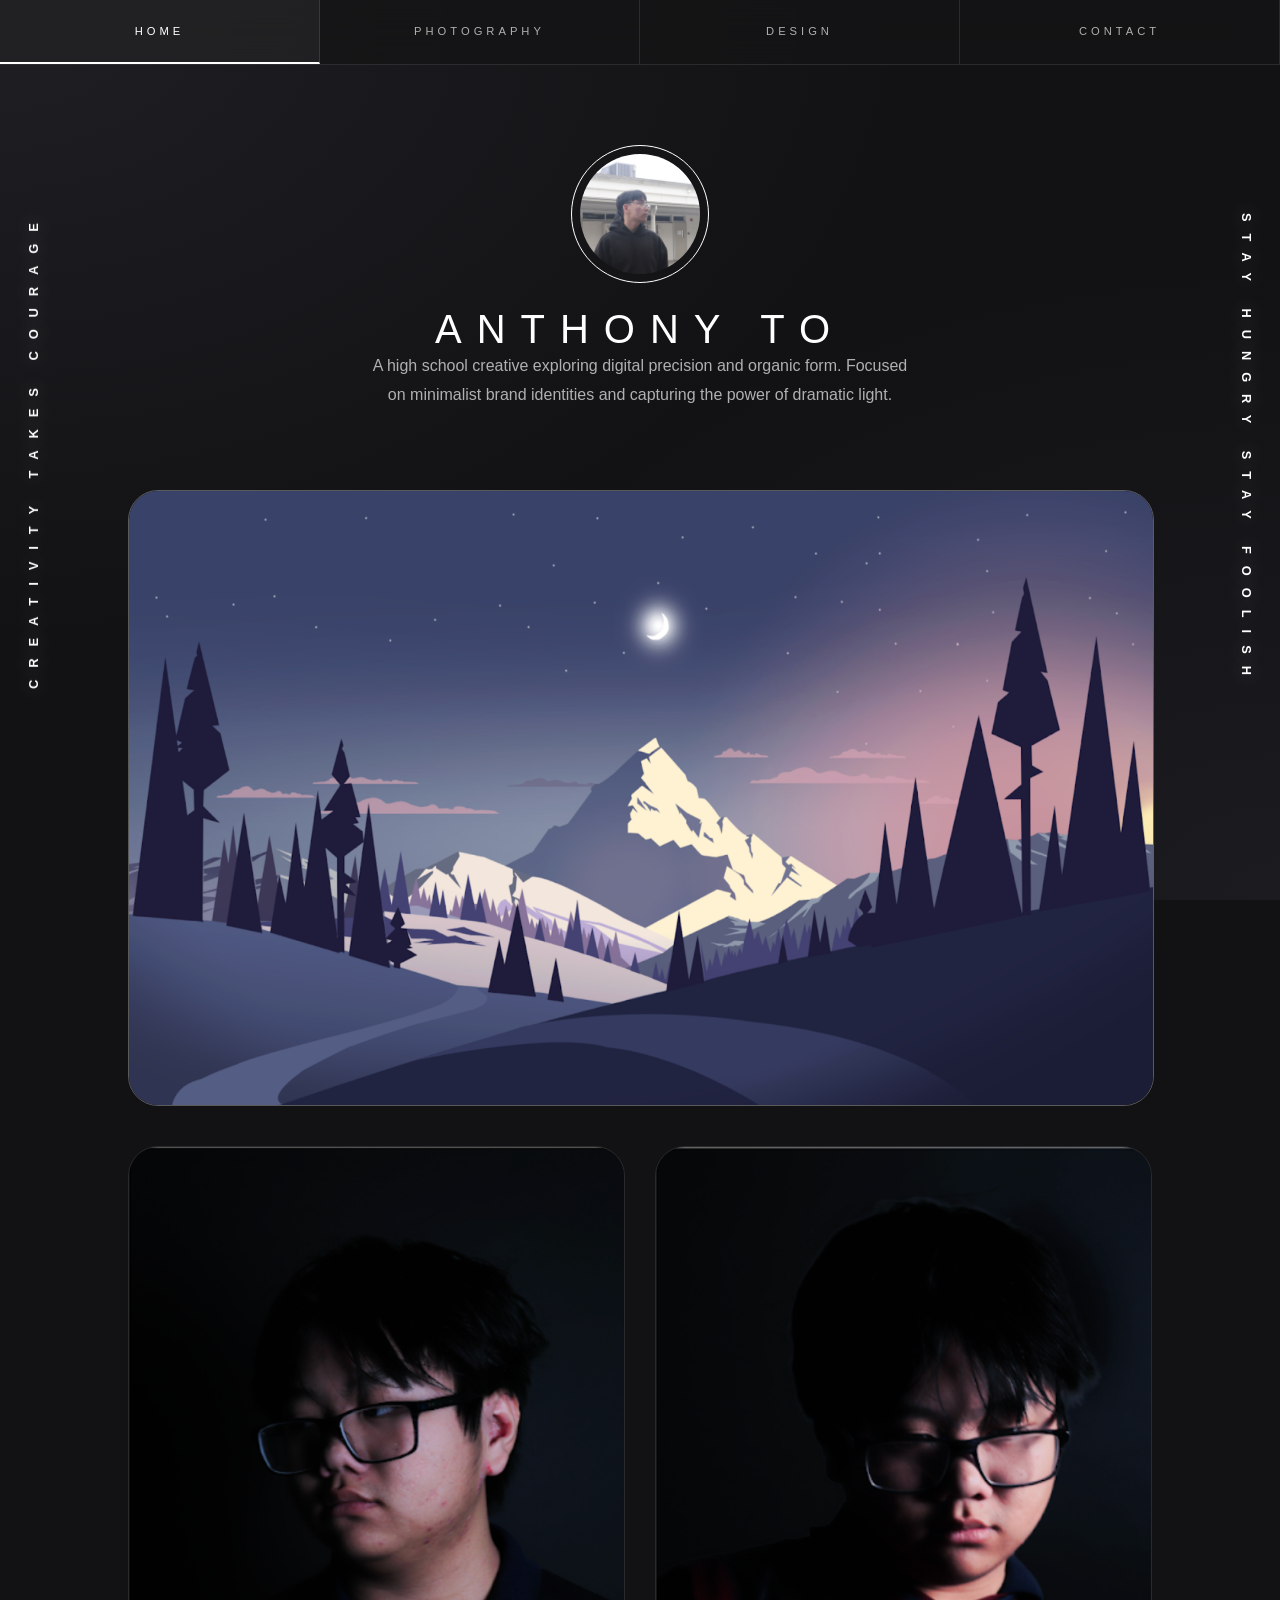
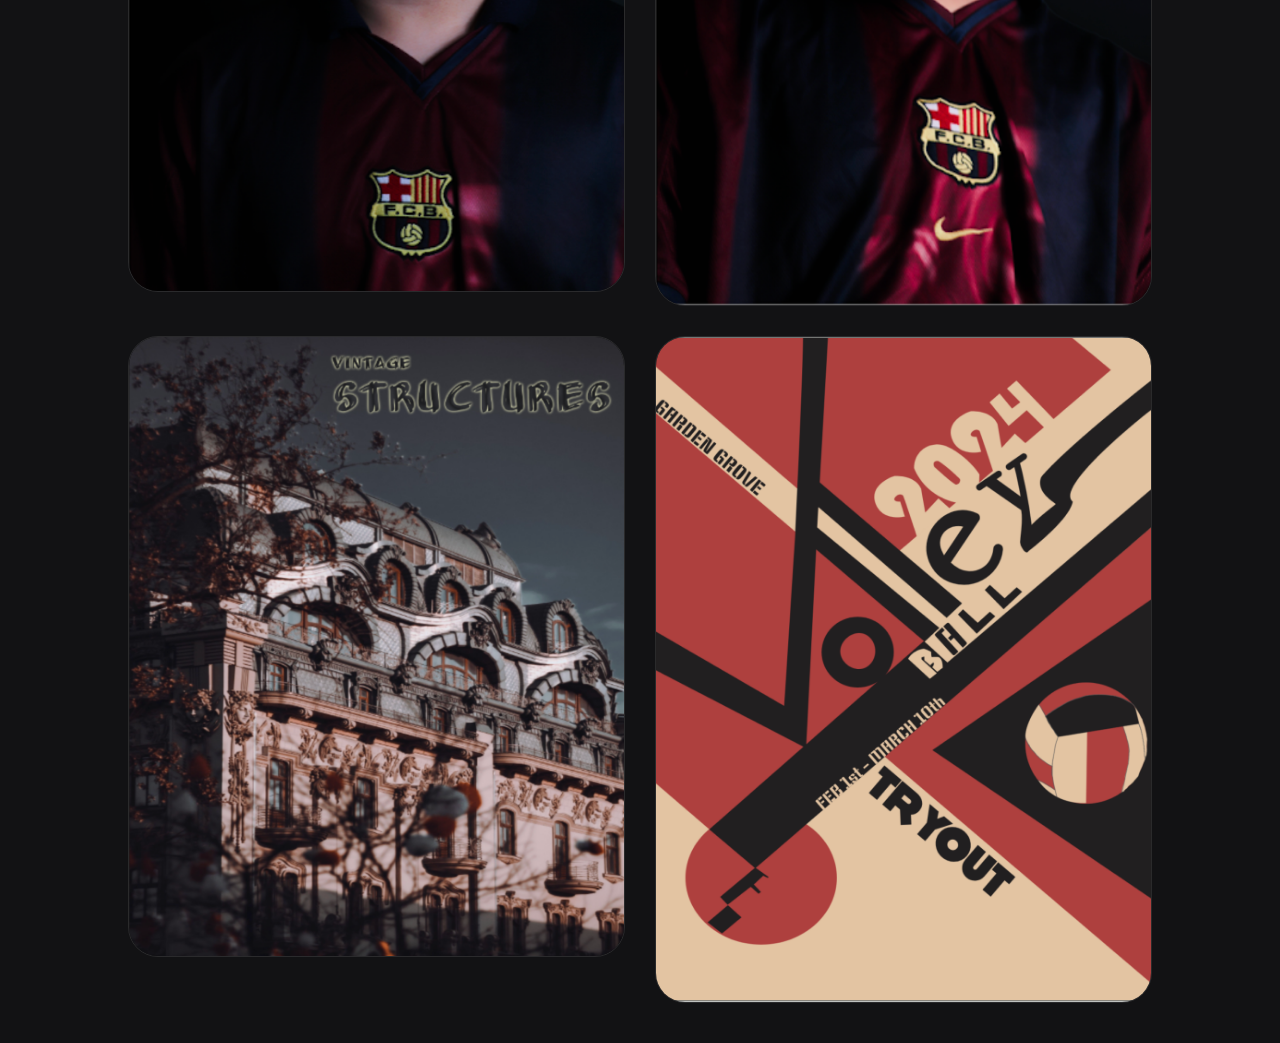
<file: index.html>
<!DOCTYPE html>
<html lang="en">
<head>
    <meta charset="UTF-8">
    <meta name="viewport" content="width=device-width, initial-scale=1.0">
    <title>Home | Portfolio</title>
    <style>
        :root {
            --bg-main: #121214; 
            --text-main: #ffffff;
            --text-dim: #b0b0b0;
            --accent: #ffffff; 
            --border: rgba(255, 255, 255, 0.1);
            --radius: 30px;
        }

        body {
            background-color: var(--bg-main);
            background-image: 
                radial-gradient(at 0% 0%, rgba(50, 50, 60, 0.4) 0px, transparent 50%),
                radial-gradient(at 100% 100%, rgba(40, 40, 50, 0.4) 0px, transparent 50%);
            background-attachment: fixed;
            color: var(--text-main);
            font-family: 'Inter', sans-serif;
            margin: 0;
            display: flex; flex-direction: column; align-items: center; min-height: 100vh;
        }

        /* --- BRIGHT VERTICAL SIDE TEXT --- */
        .side-text {
            position: fixed;
            top: 50%;
            transform: translateY(-50%);
            font-size: 0.8rem;
            font-weight: 800;
            letter-spacing: 12px;
            text-transform: uppercase;
            color: #ffffff;
            white-space: nowrap;
            z-index: 5;
            pointer-events: none;
            text-shadow: 0 0 20px rgba(255, 255, 255, 0.4);
        }
        .side-left { left: 2%; writing-mode: vertical-rl; transform: translateY(-50%) rotate(180deg); }
        .side-right { right: 2%; writing-mode: vertical-rl; }

        nav {
            display: flex; width: 100%; border-bottom: 1px solid var(--border);
            background: rgba(20, 20, 22, 0.8); backdrop-filter: blur(25px);
            position: sticky; top: 0; z-index: 1000;
        }
        .nav-btn {
            flex: 1; text-align: center; padding: 25px 0; text-decoration: none;
            color: var(--text-dim); text-transform: uppercase; font-size: 0.7rem;
            letter-spacing: 4px; border-right: 1px solid var(--border); transition: 0.4s;
        }
        .active { background: rgba(255, 255, 255, 0.05); border-bottom: 2px solid var(--accent); color: #fff; }

        .hero { text-align: center; padding: 80px 20px 40px; max-width: 900px; z-index: 2; }
        .self-portrait {
            width: 120px; height: 120px; border: 1px solid var(--accent);
            padding: 8px; object-fit: cover; margin-bottom: 20px; border-radius: 50%;
        }
        h1 { font-weight: 200; letter-spacing: 15px; text-transform: uppercase; font-size: 2.5rem; margin: 0; }
        .bio { line-height: 1.8; color: var(--text-dim); font-size: 1rem; margin-top: 15px; max-width: 550px; margin: 0 auto; }

        .main-content {
            width: 100%;
            max-width: 1400px;
            padding: 40px 10%;
            box-sizing: border-box;
            z-index: 2;
        }

        /* --- THE DOMINANT IMAGE (FLUID HEIGHT) --- */
        .dominant-item {
            width: 100%;
            position: relative;
            overflow: hidden;
            border: 1px solid rgba(255, 255, 255, 0.3);
            border-radius: var(--radius);
            margin-bottom: 40px;
            background: none; /* Removed black background */
        }

        /* --- THE SUB-GRID (FLEXIBLE HEIGHTS) --- */
        .sub-grid {
            display: grid;
            grid-template-columns: 1fr 1fr;
            gap: 30px;
            align-items: start; /* Crucial: prevents stretching */
        }

        .work-item {
            position: relative;
            overflow: hidden;
            border: 1px solid var(--border);
            border-radius: var(--radius);
            background: none;
        }

        /* THE FIX: Use width 100% and height auto with NO object-fit */
        .work-item img, .dominant-item img {
            width: 100%;
            height: auto; 
            display: block;
            transition: 1.2s cubic-bezier(0.16, 1, 0.3, 1);
        }

        .work-overlay {
            position: absolute; inset: 0;
            background: linear-gradient(to top, rgba(0,0,0,0.8) 0%, transparent 70%);
            display: flex; flex-direction: column; justify-content: flex-end;
            padding: 30px; opacity: 0; transition: 0.5s;
        }

        .work-item:hover .work-overlay, .dominant-item:hover .work-overlay { opacity: 1; }
        .work-item:hover img, .dominant-item:hover img { transform: scale(1.03); }

        .work-title { text-transform: uppercase; letter-spacing: 4px; font-size: 1.2rem; margin-bottom: 5px; }
        .work-desc { font-size: 0.75rem; color: var(--text-dim); letter-spacing: 2px; }

        @media (max-width: 1200px) { .side-text { display: none; } .main-content { padding: 40px 5%; } }
        @media (max-width: 800px) { .sub-grid { grid-template-columns: 1fr; } }
    </style>
</head>
<body>

    <div class="side-text side-left"><span>CREATIVITY TAKES COURAGE</span></div>
    <div class="side-text side-right"><span>STAY HUNGRY STAY FOOLISH</span></div>

    <nav>
        <a href="index.html" class="nav-btn active">Home</a>
        <a href="photography.html" class="nav-btn">Photography</a>
        <a href="design.html" class="nav-btn">Design</a>
        <a href="contact.html" class="nav-btn">Contact</a>
    </nav>

    <div class="hero">
        <img src="pa1.jpg" alt="Portrait" class="self-portrait">
        <h1>Anthony To</h1>
        <p class="bio">A high school creative exploring digital precision and organic form. Focused on minimalist brand identities and capturing the power of dramatic light.</p>
    </div>

    <div class="main-content">
        <div class="dominant-item">
            <img src="1.png" alt="Dominant Hero">
            <div class="work-overlay">
                <div class="work-title">The Featured Work</div>
                <div class="work-desc">Landscape Photography — 2024</div>
            </div>
        </div>

        <div class="sub-grid">
            <div class="work-item">
                <img src="2.png">
                <div class="work-overlay"><div class="work-title">Neon Noir</div><div class="work-desc">Branding</div></div>
            </div>
            <div class="work-item">
                <img src="3.png">
                <div class="work-overlay"><div class="work-title">Shadow Play</div><div class="work-desc">UX/UI</div></div>
            </div>
            <div class="work-item">
                <img src="8.png">
                <div class="work-overlay"><div class="work-title">Eclipse</div><div class="work-desc">Editorial Design</div></div>
            </div>
            <div class="work-item">
                <img src="9.png">
                <div class="work-overlay"><div class="work-title">Visual ID</div><div class="work-desc">Brand Concept</div></div>
            </div>
        </div>
    </div>

</body>
</html>
</file>
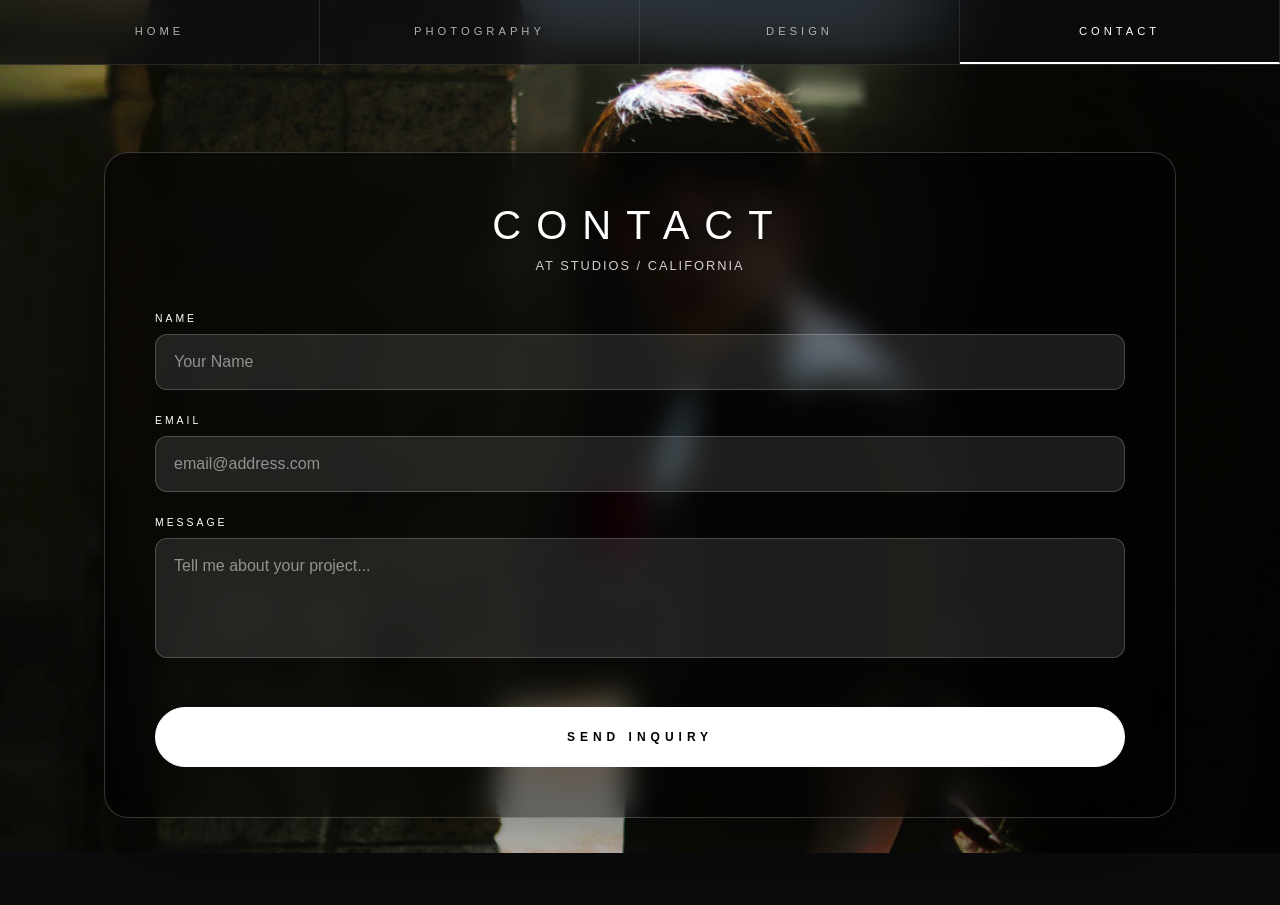
<file: contact.html>
<!DOCTYPE html>
<html lang="en">
<head>
    <meta charset="UTF-8">
    <meta name="viewport" content="width=device-width, initial-scale=1.0">
    <title>Contact | AT Studios</title>
    <link rel="icon" type="image/png" href="logo.png">
    
    <style>
        :root { 
            --bg-main: #0d0d0f; 
            --text-main: #ffffff; 
            --text-dim: #b0b0b0; 
            --accent: #ffffff; 
            --border: rgba(255, 255, 255, 0.2); 
            --radius: 24px; 
            --glass: rgba(0, 0, 0, 0.6); /* Slightly darker glass to help form legibility */
        }

body { 
            background-color: var(--bg-main);
            /* --- BACKGROUND IMAGE (ZOOMED OUT) --- */
            background-image: url('ant 4.png');
            background-size: 100%; /* Changed from 'cover' to zoom out */
            background-position: center top; /* Keeps the top of the photo visible */
            background-repeat: no-repeat; /* Prevents tiling if the screen is very tall */
            background-attachment: fixed;
            /* ---------------------------------- */
            color: var(--text-main); 
            font-family: 'Inter', sans-serif; 
            margin: 0; 
            overflow-x: hidden;
            animation: pageFade 1.2s ease;
        }
        @keyframes pageFade { from { opacity: 0; } to { opacity: 1; } }

        nav { 
            display: flex; width: 100%; border-bottom: 1px solid rgba(255,255,255,0.1); 
            background: rgba(13, 13, 15, 0.8); backdrop-filter: blur(20px); 
            position: sticky; top: 0; z-index: 1000; 
        }
        .nav-btn { 
            flex: 1; text-align: center; padding: 25px 0; text-decoration: none; 
            color: var(--text-dim); text-transform: uppercase; font-size: 0.7rem; 
            letter-spacing: 4px; border-right: 1px solid rgba(255,255,255,0.1); transition: 0.4s; 
        }

        .contact-wrapper {
            display: flex; width: 100%; max-width: 1200px;
            margin: 60px auto; padding: 0 5%; gap: 40px;
            box-sizing: border-box;
            min-height: 80vh;
            align-items: center;
        }

        .form-card { 
            flex: 1; 
            background: var(--glass);
            border: 1px solid var(--border); 
            border-radius: var(--radius);
            padding: 50px; 
            backdrop-filter: blur(15px); /* Blurs the background image behind the card */
            box-shadow: 0 40px 100px rgba(0,0,0,0.5);
            animation: reveal 1s cubic-bezier(0.16, 1, 0.3, 1);
        }

        .form-header { margin-bottom: 40px; text-align: center; }
        .form-header h1 { 
            font-weight: 200; letter-spacing: 15px; text-transform: uppercase; 
            font-size: 2.5rem; margin: 0; 
            text-shadow: 0 2px 10px rgba(0,0,0,0.5); /* Helps text pop against busy backgrounds */
        }
        .form-header p { color: #fff; letter-spacing: 2px; font-size: 0.8rem; margin-top: 10px; opacity: 0.8; }

        .form-group { margin-bottom: 25px; }
        label { 
            display: block; font-size: 0.65rem; text-transform: uppercase; 
            letter-spacing: 3px; margin-bottom: 10px; color: #fff;
        }

        input, textarea {
            width: 100%; background: rgba(255, 255, 255, 0.1); border: 1px solid var(--border);
            border-radius: 12px; padding: 18px; color: white; font-family: inherit;
            font-size: 1rem; box-sizing: border-box; transition: 0.3s;
        }

        input:focus, textarea:focus {
            outline: none; border-color: rgba(255, 255, 255, 0.5);
            background: rgba(255, 255, 255, 0.15);
        }

        ::placeholder { color: rgba(255, 255, 255, 0.5); }

        textarea { height: 120px; resize: none; }

        .submit-btn {
            width: 100%; padding: 22px; border-radius: 50px; border: 1px solid white;
            background: white; color: black; text-transform: uppercase;
            letter-spacing: 5px; font-size: 0.75rem; font-weight: 600; 
            cursor: pointer; transition: 0.4s; margin-top: 20px;
        }

        .submit-btn:hover { background: transparent; color: white; transform: scale(1.02); }

        @keyframes reveal {
            from { opacity: 0; transform: translateY(40px); }
            to { opacity: 1; transform: translateY(0); }
        }

        @media (max-width: 768px) {
            .form-card { padding: 30px; }
            .form-header h1 { font-size: 1.8rem; letter-spacing: 8px; }
        }
    </style>
</head>
<body>

    <nav>
        <a href="index.html" class="nav-btn">Home</a>
        <a href="photography.html" class="nav-btn">Photography</a>
        <a href="design.html" class="nav-btn">Design</a>
        <a href="contact.html" class="nav-btn" style="color:#fff; border-bottom: 2px solid #fff;">Contact</a>
    </nav>

    <div class="contact-wrapper">
        <div class="form-card">
            <div class="form-header">
                <h1>Contact</h1>
                <p>AT STUDIOS / CALIFORNIA</p>
            </div>

            <form id="contactForm">
                <div class="form-group">
                    <label>Name</label>
                    <input type="text" placeholder="Your Name" required>
                </div>

                <div class="form-group">
                    <label>Email</label>
                    <input type="email" placeholder="email@address.com" required>
                </div>

                <div class="form-group">
                    <label>Message</label>
                    <textarea placeholder="Tell me about your project..."></textarea>
                </div>

                <button type="submit" class="submit-btn" id="submitBtn">Send Inquiry</button>
            </form>
        </div>
    </div>

    <script>
        document.getElementById('contactForm').addEventListener('submit', function(e) {
            e.preventDefault();
            const btn = document.getElementById('submitBtn');
            btn.innerText = "Message Sent";
            btn.style.background = "rgba(255,255,255,0.2)";
            btn.style.color = "#fff";
            btn.disabled = true;

            setTimeout(() => {
                btn.innerText = "Send Inquiry";
                btn.style.background = "#fff";
                btn.style.color = "#000";
                btn.disabled = false;
                e.target.reset();
            }, 4000);
        });
    </script>
</body>
</html>
</file>
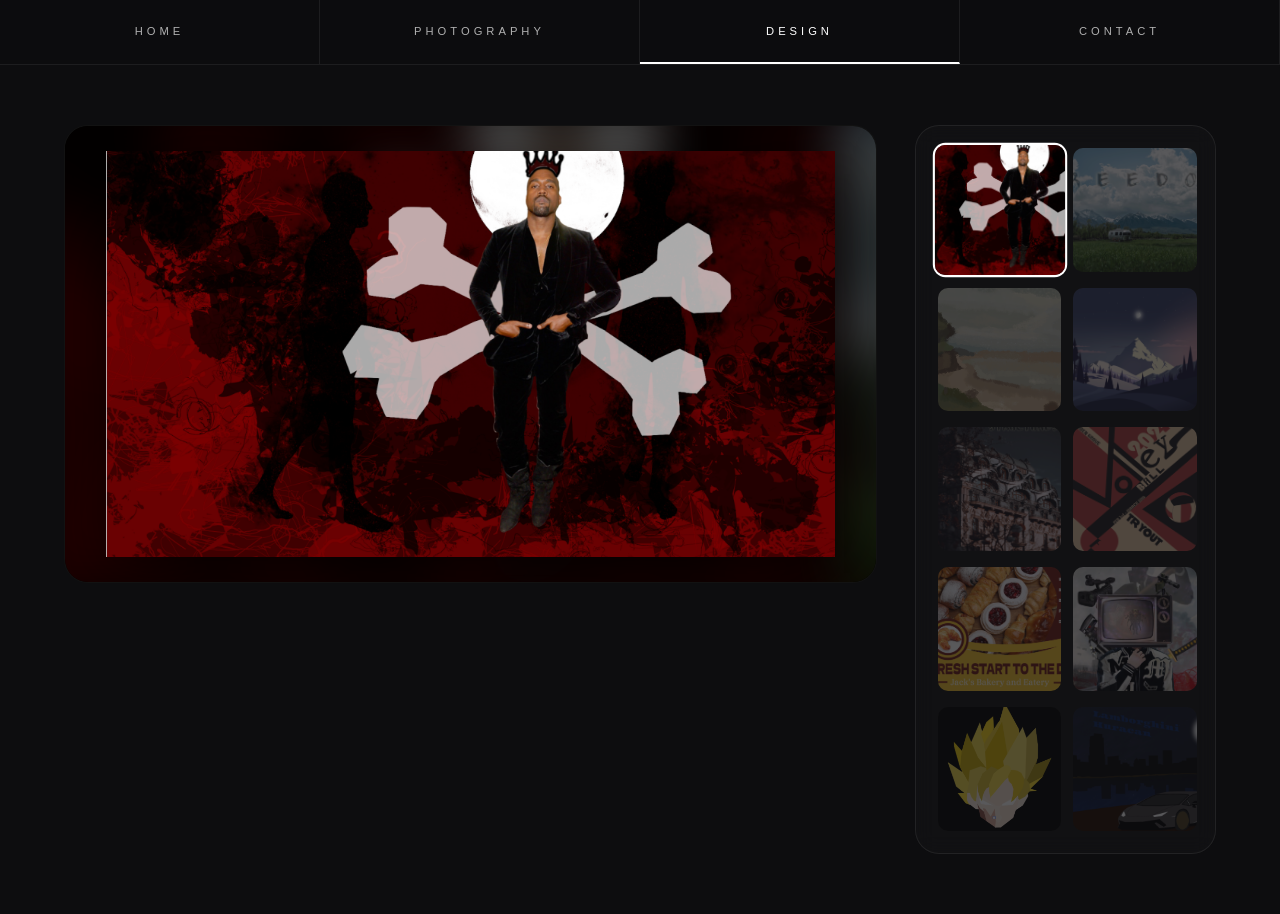
<file: design.html>
<!DOCTYPE html>
<html lang="en">
<head>
    <meta charset="UTF-8">
    <meta name="viewport" content="width=device-width, initial-scale=1.0">
    <title>Design | AT Studios</title>
    <link rel="icon" type="image/png" href="logo.png">
    
    <style>
        :root { 
            --bg-main: #0d0d0f; 
            --text-main: #ffffff; 
            --text-dim: #b0b0b0; 
            --accent: #ffffff; 
            --border: rgba(255, 255, 255, 0.07); 
            --radius: 24px; 
        }

        /* CUSTOM DARK SCROLLBAR */
        ::-webkit-scrollbar { width: 8px; }
        ::-webkit-scrollbar-track { background: var(--bg-main); }
        ::-webkit-scrollbar-thumb { 
            background: rgba(255, 255, 255, 0.1); 
            border-radius: 10px; 
        }

        body { 
            background-color: var(--bg-main); 
            color: var(--text-main); 
            font-family: 'Inter', sans-serif; 
            margin: 0; 
            overflow-x: hidden;
            animation: pageFade 1.2s ease;
        }

        @keyframes pageFade {
            from { opacity: 0; }
            to { opacity: 1; }
        }

        nav { 
            display: flex; width: 100%; border-bottom: 1px solid var(--border); 
            background: rgba(13, 13, 15, 0.9); backdrop-filter: blur(20px); 
            position: sticky; top: 0; z-index: 1000; 
        }
        .nav-btn { 
            flex: 1; text-align: center; padding: 25px 0; text-decoration: none; 
            color: var(--text-dim); text-transform: uppercase; font-size: 0.7rem; 
            letter-spacing: 4px; border-right: 1px solid var(--border); transition: 0.4s; 
        }

        .gallery-wrapper {
            display: flex; width: 100%; max-width: 1600px;
            margin: 0 auto; padding: 60px 5%; gap: 40px;
            align-items: flex-start; box-sizing: border-box;
        }

        .main-stage { flex: 2.5; animation: reveal 1s cubic-bezier(0.16, 1, 0.3, 1); }

        .viewport {
            width: 100%;
            aspect-ratio: 16 / 9;
            overflow: hidden;
            border: 1px solid var(--border);
            border-radius: var(--radius);
            background: #000;
            position: relative;
        }

        .track { 
            display: flex; height: 100%; 
            transition: transform 0.8s cubic-bezier(0.16, 1, 0.3, 1); 
            /* PERFORMANCE FIXES ADDED HERE */
            will-change: transform;
            transform: translateZ(0);
            backface-visibility: hidden;
        }
        
        .slide {
            min-width: 100%; height: 100%;
            position: relative; display: flex;
            justify-content: center; align-items: center;
        }

        .slide .bg-blur {
            position: absolute; width: 110%; height: 110%;
            object-fit: cover; 
            filter: blur(25px) brightness(0.3); /* Optimized Blur */
            z-index: 1;
        }

        .slide .main-img {
            position: relative; z-index: 2;
            max-width: 90%; max-height: 90%;
            object-fit: contain; display: block;
            filter: drop-shadow(0 20px 30px rgba(0,0,0,0.5));
        }

        .sidebar {
            flex: 0.8; display: grid; grid-template-columns: 1fr 1fr;
            gap: 12px; padding: 20px; border: 1px solid var(--border);
            border-radius: var(--radius); background: rgba(255, 255, 255, 0.02);
            backdrop-filter: blur(10px);
            animation: reveal 1.2s cubic-bezier(0.16, 1, 0.3, 1);
        }

        .thumb {
            width: 100%; aspect-ratio: 1 / 1; border-radius: 12px;
            overflow: hidden; cursor: pointer; border: 2px solid transparent;
            opacity: 0.3; transition: 0.4s;
        }
        .thumb img { width: 100%; height: 100%; object-fit: cover; transition: 0.6s ease; }
        .thumb:hover { opacity: 0.7; }
        .thumb:hover img { transform: scale(1.1); }
        .thumb.active-thumb { opacity: 1; border-color: #fff; transform: scale(1.05); }

        .gallery-info { margin-top: 30px; transition: opacity 0.4s ease, transform 0.4s ease; }
        .gallery-info h2 { font-weight: 200; letter-spacing: 10px; text-transform: uppercase; font-size: 2rem; margin: 0; }
        .gallery-info p { color: var(--text-dim); margin-top: 10px; line-height: 1.6; max-width: 700px;}

        .controls { display: flex; gap: 15px; margin-top: 20px; }
        .arrow-btn {
            background: transparent; border: 1px solid var(--border); color: white;
            padding: 12px 30px; border-radius: 50px; cursor: pointer;
            text-transform: uppercase; font-size: 0.7rem; letter-spacing: 2px;
            transition: 0.3s;
        }
        .arrow-btn:hover { background: white; color: black; }

        @keyframes reveal {
            from { opacity: 0; transform: translateY(20px); }
            to { opacity: 1; transform: translateY(0); }
        }

        @media (max-width: 1100px) {
            .gallery-wrapper { flex-direction: column; }
            .sidebar { grid-template-columns: repeat(5, 1fr); width: 100%; }
        }
    </style>
</head>
<body>

    <nav>
        <a href="index.html" class="nav-btn">Home</a>
        <a href="photography.html" class="nav-btn">Photography</a>
        <a href="design.html" class="nav-btn" style="color:#fff; border-bottom: 2px solid #fff;">Design</a>
        <a href="contact.html" class="nav-btn">Contact</a>
    </nav>

    <div class="gallery-wrapper">
        <div class="main-stage">
            <div class="viewport" id="mainViewport">
                <div class="track" id="mainTrack">
                    <div class="slide"><img src="c.png" class="bg-blur"><img src="c.png" class="main-img"></div>
                    <div class="slide"><img src="5.png" class="bg-blur"><img src="5.png" class="main-img"></div>
                    <div class="slide"><img src="4.png" class="bg-blur"><img src="4.png" class="main-img"></div>
                    <div class="slide"><img src="1.png" class="bg-blur"><img src="1.png" class="main-img"></div>
                    <div class="slide"><img src="8.png" class="bg-blur"><img src="8.png" class="main-img"></div>
                    <div class="slide"><img src="9.png" class="bg-blur"><img src="9.png" class="main-img"></div>
                    <div class="slide"><img src="b.png" class="bg-blur"><img src="b.png" class="main-img"></div>
                    <div class="slide"><img src="d.png" class="bg-blur"><img src="d.png" class="main-img"></div>
                    <div class="slide"><img src="e.png" class="bg-blur"><img src="e.png" class="main-img"></div>
                    <div class="slide"><img src="a.png" class="bg-blur"><img src="a.png" class="main-img"></div>
                </div>
            </div>

            <div class="gallery-info" id="infoPanel">
                <h2 id="projTitle">Project Title</h2>
                <p id="projDesc">Description loading...</p>
                <div class="controls">
                    <button class="arrow-btn" onclick="changeSlide(-1)">Prev</button>
                    <button class="arrow-btn" onclick="changeSlide(1)">Next</button>
                </div>
            </div>
        </div>

        <div class="sidebar">
            <div class="thumb active-thumb" onclick="goToSlide(0)"><img src="c.png"></div>
            <div class="thumb" onclick="goToSlide(1)"><img src="5.png"></div>
            <div class="thumb" onclick="goToSlide(2)"><img src="4.png"></div>
            <div class="thumb" onclick="goToSlide(3)"><img src="1.png"></div>
            <div class="thumb" onclick="goToSlide(4)"><img src="8.png"></div>
            <div class="thumb" onclick="goToSlide(5)"><img src="9.png"></div>
            <div class="thumb" onclick="goToSlide(6)"><img src="b.png"></div>
            <div class="thumb" onclick="goToSlide(7)"><img src="d.png"></div>
            <div class="thumb" onclick="goToSlide(8)"><img src="e.png"></div>
            <div class="thumb" onclick="goToSlide(9)"><img src="a.png"></div>
        </div>
    </div>

    <script>
        let currentIdx = 0;
        const totalSlides = 10;
        const track = document.getElementById('mainTrack');
        const viewport = document.getElementById('mainViewport');
        const thumbs = document.querySelectorAll('.thumb');
        const infoPanel = document.getElementById('infoPanel');
        
        const designData = [
            { title: "Brand Identity", desc: "A comprehensive logo design for a modern creative studio." },
            { title: "UI/UX Concept", desc: "Mobile-first approach focusing on intuitive navigation." },
            { title: "Typography Study", desc: "Custom font-pairing and editorial layout design." },
            { title: "Digital Illustration", desc: "Exploration of vector forms and vibrant color theory." },
            { title: "Packaging Design", desc: "Minimalist sustainable packaging concept for retail." },
            { title: "Motion Graphics", desc: "Dynamic visual elements for social media branding." },
            { title: "App Interface", desc: "Streamlining user workflows in a productivity application." },
            { title: "Web Architecture", desc: "Responsive grid systems and modern interaction design." },
            { title: "Iconography Set", desc: "Cohesive visual language through custom icon design." },
            { title: "Design Sprint", desc: "Iterative prototype for a rapid market entry concept." }
        ];

        function updateGallery() {
            const width = viewport.clientWidth;
            track.style.transform = `translateX(${-currentIdx * width}px)`;

            infoPanel.style.opacity = 0;
            setTimeout(() => {
                document.getElementById('projTitle').innerText = designData[currentIdx].title;
                document.getElementById('projDesc').innerText = designData[currentIdx].desc;
                infoPanel.style.opacity = 1;
            }, 300);

            thumbs.forEach(t => t.classList.remove('active-thumb'));
            thumbs[currentIdx].classList.add('active-thumb');
        }

        function changeSlide(dir) {
            currentIdx = (currentIdx + dir + totalSlides) % totalSlides;
            updateGallery();
        }

        function goToSlide(num) {
            currentIdx = num;
            updateGallery();
        }

        window.onload = updateGallery;
        window.onresize = updateGallery;
    </script>
</body>
</html>
</file>
